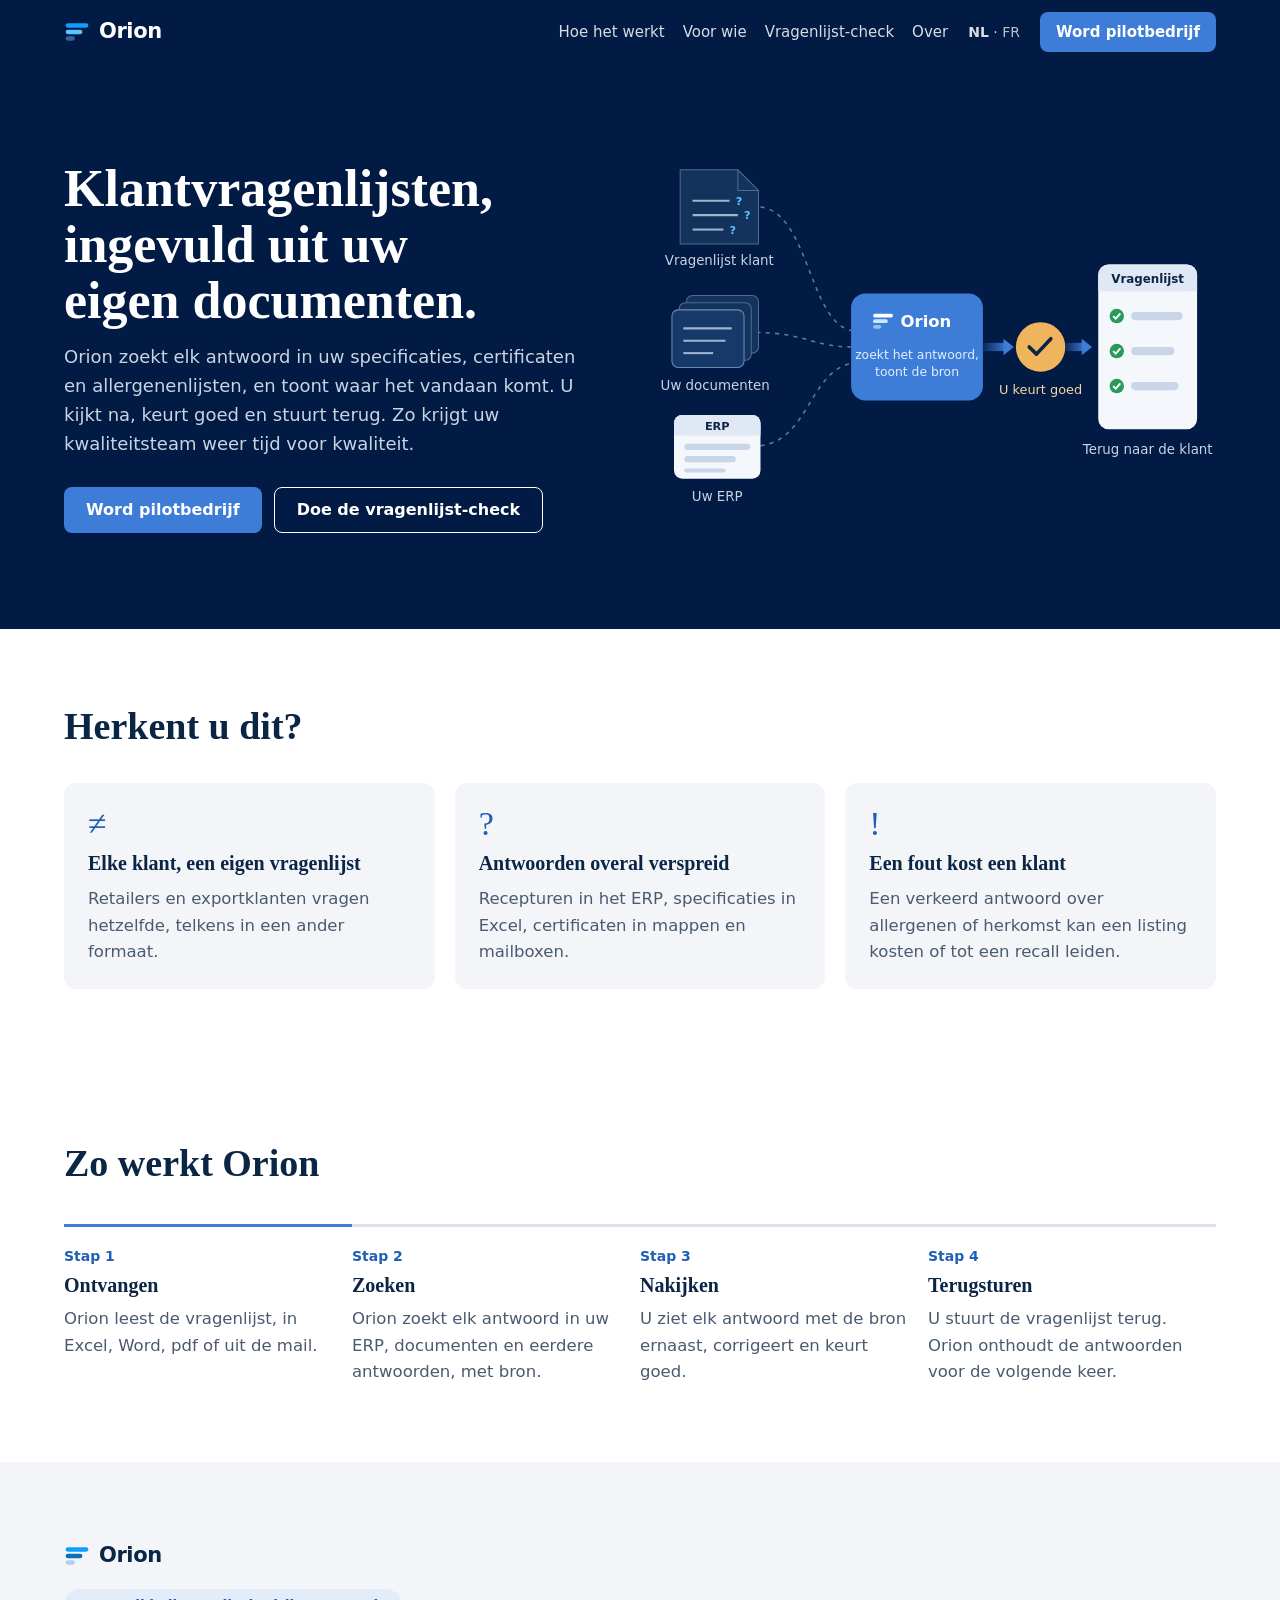
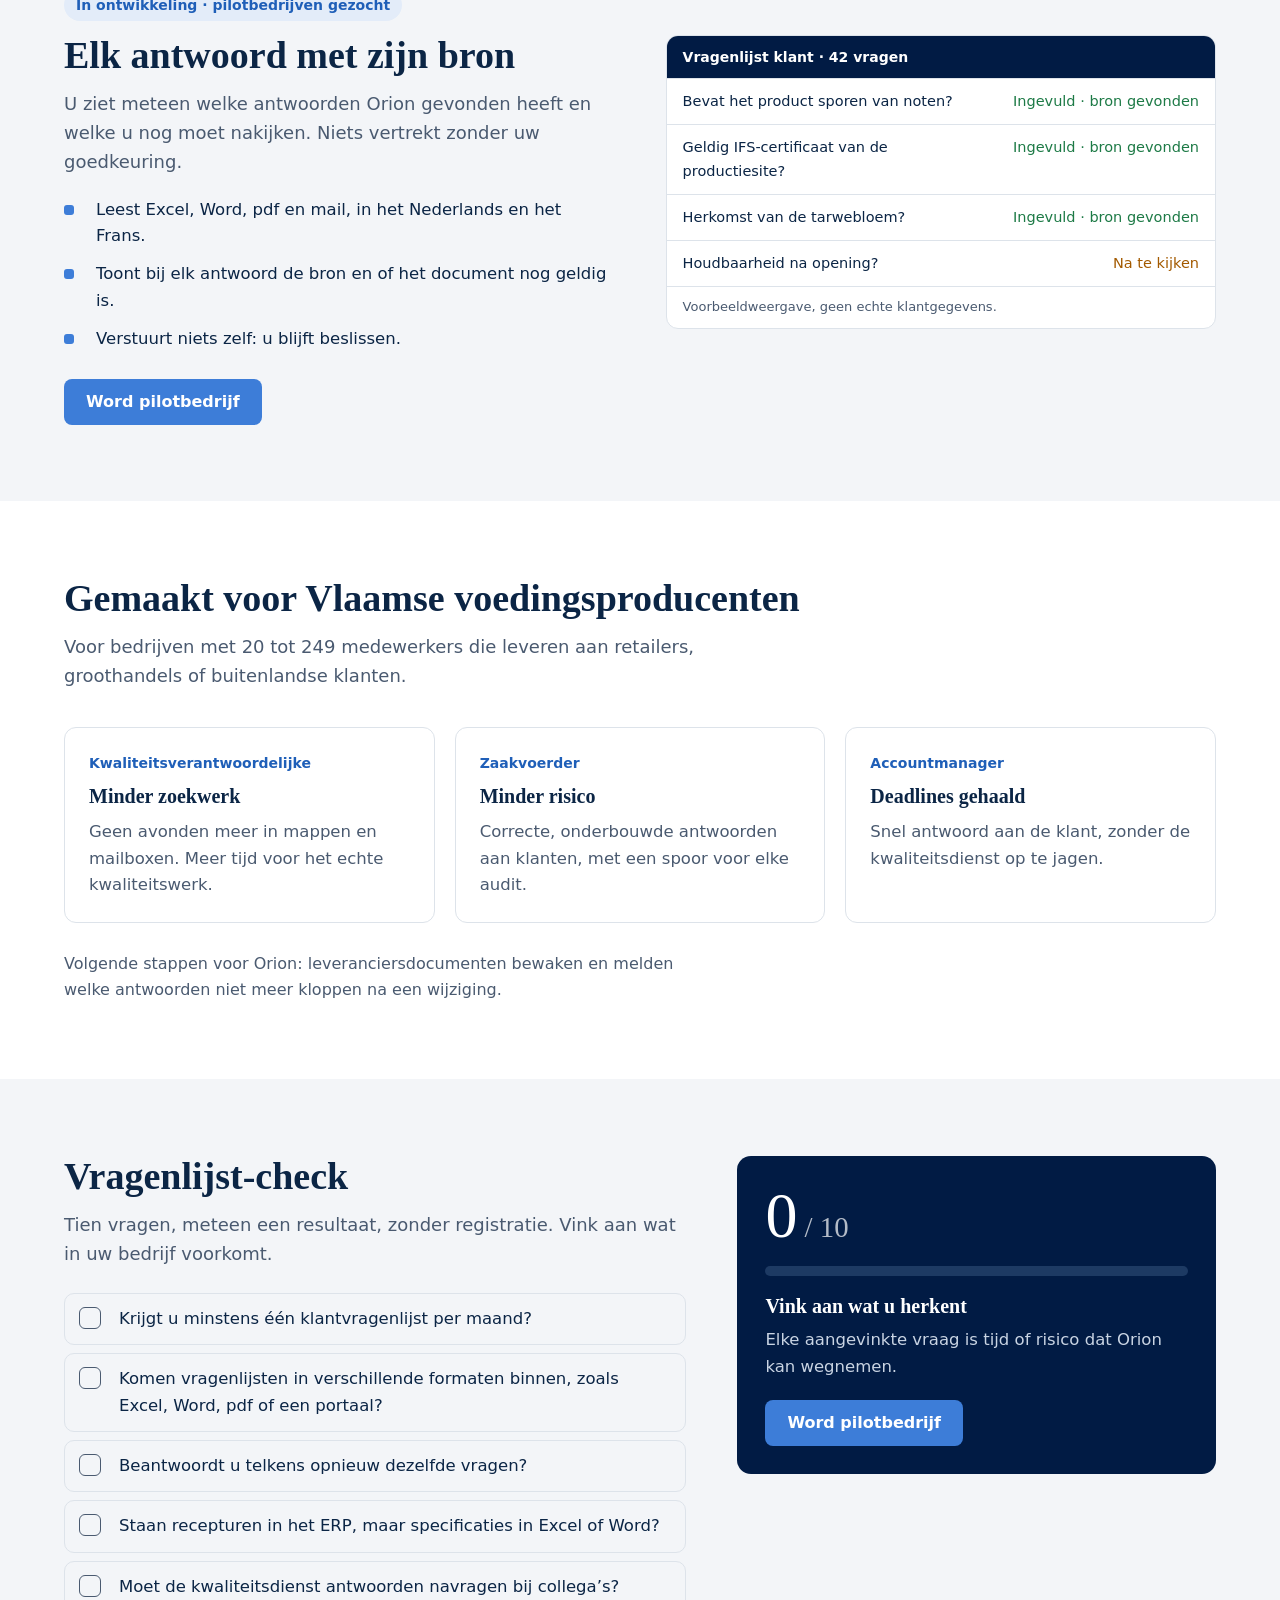
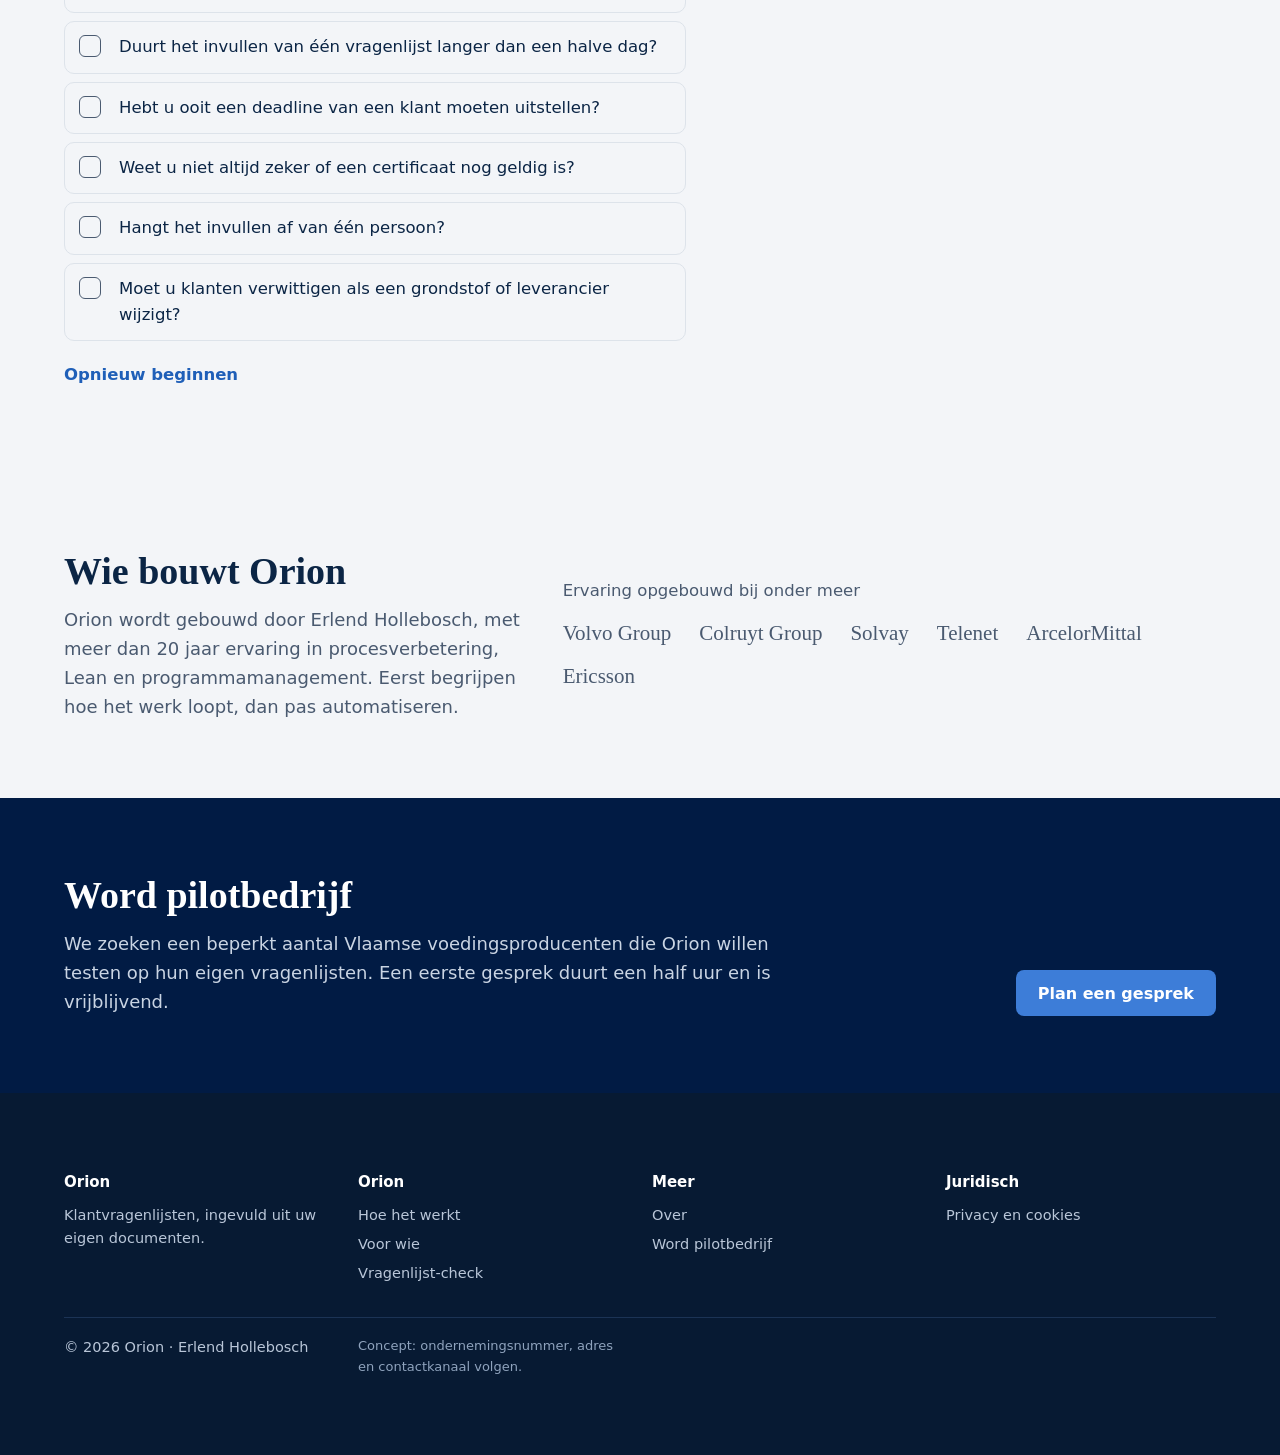
<file: index.html>
<!DOCTYPE html>
<html lang="nl-BE">
<head>
<meta charset="utf-8">
<meta name="viewport" content="width=device-width, initial-scale=1">
<title>Orion | Klantvragenlijsten, ingevuld uit uw eigen documenten</title>
<meta name="description" content="Orion vult klantvragenlijsten in met antwoorden uit uw ERP en documenten, met bron bij elk antwoord. Voor Vlaamse voedingsproducenten.">
<link rel="alternate" hreflang="nl-BE" href="https://automation.grow-faster.be/">
<link rel="alternate" hreflang="fr-BE" href="https://automation.grow-faster.be/fr/">
<link rel="stylesheet" href="assets/site.css">
</head>
<body>

<header>
 <div class="nav">
  <a class="brand" href="#top" aria-label="Orion"><svg width="26" height="26" viewBox="0 0 48 48" aria-hidden="true"><rect x="3" y="8" width="42" height="8" rx="4" fill="#0E9FFC"/><rect x="3" y="20" width="31" height="8" rx="4" fill="#5CC2FF"/><rect x="3" y="32" width="17" height="8" rx="4" fill="#3A6098"/></svg><span>Orion</span></a>
  <nav aria-label="Hoofdmenu">
   <a href="#werking">Hoe het werkt</a><a href="#voorwie">Voor wie</a><a href="#check">Vragenlijst-check</a><a href="#over">Over</a>
  </nav>
  <span class="lang"><b>NL</b> · <a href="fr/" hreflang="fr" lang="fr">FR</a></span>
  <a class="btn pri" href="#pilot">Word pilotbedrijf</a>
 </div>
</header>

<main id="top">

<section class="hero band">
 <div class="wrap">
  <div>
   <h1>Klantvragenlijsten, ingevuld uit uw eigen documenten.</h1>
   <p class="lead">Orion zoekt elk antwoord in uw specificaties, certificaten en allergenenlijsten, en toont waar het vandaan komt. U kijkt na, keurt goed en stuurt terug. Zo krijgt uw kwaliteitsteam weer tijd voor kwaliteit.</p>
   <div class="ctas">
    <a class="btn pri" href="#pilot">Word pilotbedrijf</a>
    <a class="btn sec" href="#check">Doe de vragenlijst-check</a>
   </div>
  </div>
  <svg viewBox="0 0 560 400" role="img" aria-label="Een klantvragenlijst, uw eigen documenten en uw ERP gaan naar Orion, u keurt goed, en de ingevulde vragenlijst gaat terug naar de klant">
   <defs>
    <linearGradient id="g1" x1="0" x2="1"><stop offset="0" stop-color="#3D7DD8" stop-opacity=".15"/><stop offset="1" stop-color="#3D7DD8" stop-opacity=".9"/></linearGradient>
   </defs>
   <g fill="none" stroke="#5d7aa3" stroke-width="1.5" stroke-dasharray="4 5">
    <path d="M118 64 C165 70 165 175 206 184"/><path d="M114 186 C160 186 170 200 206 200"/><path d="M118 296 C165 290 165 225 206 216"/>
   </g>
   <g>
    <path d="M40 28 h56 l20 20 v52 h-76z" fill="#13335c" stroke="#4d6c97"/>
    <path d="M96 28 v20 h20" fill="none" stroke="#4d6c97"/>
    <g stroke="#9fb4d1" stroke-width="2"><line x1="52" y1="58" x2="88" y2="58"/><line x1="52" y1="72" x2="96" y2="72"/><line x1="52" y1="86" x2="82" y2="86"/></g>
    <g fill="#5CC2FF" font-family="system-ui, sans-serif" font-size="11" font-weight="700"><text x="94" y="62">?</text><text x="102" y="76">?</text><text x="88" y="90">?</text></g>
    <text x="78" y="120" fill="#c9d4e3" font-size="13" text-anchor="middle" font-family="system-ui, sans-serif">Vragenlijst klant</text>
   </g>
   <g>
    <rect x="46" y="150" width="70" height="56" rx="6" fill="#13335c" stroke="#4d6c97"/>
    <rect x="39" y="157" width="70" height="56" rx="6" fill="#13335c" stroke="#4d6c97"/>
    <rect x="32" y="164" width="70" height="56" rx="6" fill="#16396a" stroke="#6d8bb5"/>
    <g stroke="#9fb4d1" stroke-width="2"><line x1="43" y1="182" x2="90" y2="182"/><line x1="43" y1="194" x2="84" y2="194"/><line x1="43" y1="206" x2="72" y2="206"/></g>
    <text x="74" y="242" fill="#c9d4e3" font-size="13" text-anchor="middle" font-family="system-ui, sans-serif">Uw documenten</text>
   </g>
   <g>
    <rect x="34" y="266" width="84" height="62" rx="8" fill="#f4f7fb"/>
    <rect x="34" y="266" width="84" height="20" rx="8" fill="#dfe8f4"/>
    <rect x="34" y="278" width="84" height="8" fill="#dfe8f4"/>
    <text x="76" y="281" fill="#0B2545" font-size="11" font-weight="700" text-anchor="middle" font-family="system-ui, sans-serif">ERP</text>
    <g fill="#c9d6e7"><rect x="44" y="294" width="64" height="6" rx="3"/><rect x="44" y="306" width="50" height="6" rx="3"/><rect x="44" y="318" width="40" height="4" rx="2"/></g>
    <text x="76" y="350" fill="#c9d4e3" font-size="13" text-anchor="middle" font-family="system-ui, sans-serif">Uw ERP</text>
   </g>
   <g>
    <rect x="206" y="148" width="128" height="104" rx="14" fill="#3D7DD8"/>
    <svg x="226" y="164" width="22" height="22" viewBox="0 0 48 48"><rect x="3" y="8" width="42" height="8" rx="4" fill="#FFFFFF"/><rect x="3" y="20" width="31" height="8" rx="4" fill="#CFE6FF"/><rect x="3" y="32" width="17" height="8" rx="4" fill="#8FC3F5"/></svg>
    <text x="254" y="181" fill="#fff" font-size="16" font-weight="700" font-family="system-ui, sans-serif">Orion</text>
    <text x="270" y="212" fill="#e3edfb" font-size="12" text-anchor="middle" font-family="system-ui, sans-serif">zoekt het antwoord,</text>
    <text x="270" y="228" fill="#e3edfb" font-size="12" text-anchor="middle" font-family="system-ui, sans-serif">toont de bron</text>
   </g>
   <rect x="334" y="196" width="22" height="8" fill="url(#g1)"/>
   <path d="M354 192 l10 8 l-10 8z" fill="#3D7DD8"/>
   <g>
    <circle cx="390" cy="200" r="24" fill="#F0B45C"/>
    <path d="M379 200 l7 7 l14 -15" stroke="#0B2545" stroke-width="3.5" fill="none" stroke-linecap="round" stroke-linejoin="round"/>
    <text x="390" y="246" fill="#F5D7A1" font-size="12.5" text-anchor="middle" font-family="system-ui, sans-serif">U keurt goed</text>
   </g>
   <rect x="414" y="196" width="18" height="8" fill="url(#g1)"/>
   <path d="M430 192 l10 8 l-10 8z" fill="#3D7DD8"/>
   <g>
    <rect x="446" y="120" width="96" height="160" rx="10" fill="#f4f7fb"/>
    <rect x="446" y="120" width="96" height="26" rx="10" fill="#dfe8f4"/>
    <rect x="446" y="136" width="96" height="10" fill="#dfe8f4"/>
    <text x="494" y="138" fill="#0B2545" font-size="11.5" font-weight="600" text-anchor="middle" font-family="system-ui, sans-serif">Vragenlijst</text>
    <circle cx="464" cy="170" r="7" fill="#2a9a5a"/><path d="M460.5 170 l2.5 2.5 l4.5 -5" stroke="#fff" stroke-width="1.8" fill="none"/>
    <rect x="478" y="166" width="50" height="8" rx="4" fill="#c9d6e7"/>
    <circle cx="464" cy="204" r="7" fill="#2a9a5a"/><path d="M460.5 204 l2.5 2.5 l4.5 -5" stroke="#fff" stroke-width="1.8" fill="none"/>
    <rect x="478" y="200" width="42" height="8" rx="4" fill="#c9d6e7"/>
    <circle cx="464" cy="238" r="7" fill="#2a9a5a"/><path d="M460.5 238 l2.5 2.5 l4.5 -5" stroke="#fff" stroke-width="1.8" fill="none"/>
    <rect x="478" y="234" width="46" height="8" rx="4" fill="#c9d6e7"/>
    <text x="494" y="304" fill="#c9d4e3" font-size="13" text-anchor="middle" font-family="system-ui, sans-serif">Terug naar de klant</text>
   </g>
  </svg>
 </div>
</section>

<section class="band sym">
 <div class="wrap">
  <h2>Herkent u dit?</h2>
  <div class="grid3">
   <div class="card"><span class="num">≠</span><h3>Elke klant, een eigen vragenlijst</h3><p>Retailers en exportklanten vragen hetzelfde, telkens in een ander formaat.</p></div><div class="card"><span class="num">?</span><h3>Antwoorden overal verspreid</h3><p>Recepturen in het ERP, specificaties in Excel, certificaten in mappen en mailboxen.</p></div><div class="card"><span class="num">!</span><h3>Een fout kost een klant</h3><p>Een verkeerd antwoord over allergenen of herkomst kan een listing kosten of tot een recall leiden.</p></div>
  </div>
 </div>
</section>

<section class="band" id="werking">
 <div class="wrap">
  <h2>Zo werkt Orion</h2>
  <div class="steps">
   <div class="step"><div class="k">Stap 1</div><h3>Ontvangen</h3><p>Orion leest de vragenlijst, in Excel, Word, pdf of uit de mail.</p></div><div class="step"><div class="k">Stap 2</div><h3>Zoeken</h3><p>Orion zoekt elk antwoord in uw ERP, documenten en eerdere antwoorden, met bron.</p></div><div class="step"><div class="k">Stap 3</div><h3>Nakijken</h3><p>U ziet elk antwoord met de bron ernaast, corrigeert en keurt goed.</p></div><div class="step"><div class="k">Stap 4</div><h3>Terugsturen</h3><p>U stuurt de vragenlijst terug. Orion onthoudt de antwoorden voor de volgende keer.</p></div>
  </div>
 </div>
</section>

<section class="orion band" id="voorbeeld">
 <div class="wrap">
  <div>
   <div class="orion-mark" aria-label="Orion"><svg width="26" height="26" viewBox="0 0 48 48" aria-hidden="true"><rect x="3" y="8" width="42" height="8" rx="4" fill="#0E9FFC"/><rect x="3" y="20" width="31" height="8" rx="4" fill="#0A6FB8"/><rect x="3" y="32" width="17" height="8" rx="4" fill="#B4CFEC"/></svg><span>Orion</span></div>
   <span class="pill">In ontwikkeling · pilotbedrijven gezocht</span>
   <h2>Elk antwoord met zijn bron</h2>
   <p class="lead">U ziet meteen welke antwoorden Orion gevonden heeft en welke u nog moet nakijken. Niets vertrekt zonder uw goedkeuring.</p>
   <ul class="feat">
    <li><span>Leest Excel, Word, pdf en mail, in het Nederlands en het Frans.</span></li><li><span>Toont bij elk antwoord de bron en of het document nog geldig is.</span></li><li><span>Verstuurt niets zelf: u blijft beslissen.</span></li>
   </ul>
   <div class="ctas" style="margin-top:26px"><a class="btn pri" href="#pilot">Word pilotbedrijf</a></div>
  </div>
  <div class="mock" aria-label="Voorbeeld van een ingevulde vragenlijst in Orion">
   <div class="bar">Vragenlijst klant · 42 vragen</div>
   <table>
    <tr><td>Bevat het product sporen van noten?</td><td class="ok">Ingevuld · bron gevonden</td></tr><tr><td>Geldig IFS-certificaat van de productiesite?</td><td class="ok">Ingevuld · bron gevonden</td></tr><tr><td>Herkomst van de tarwebloem?</td><td class="ok">Ingevuld · bron gevonden</td></tr><tr><td>Houdbaarheid na opening?</td><td class="chk">Na te kijken</td></tr>
   </table>
   <div class="note">Voorbeeldweergave, geen echte klantgegevens.</div>
  </div>
 </div>
</section>

<section class="band" id="voorwie">
 <div class="wrap">
  <h2>Gemaakt voor Vlaamse voedingsproducenten</h2>
  <p class="lead">Voor bedrijven met 20 tot 249 medewerkers die leveren aan retailers, groothandels of buitenlandse klanten.</p>
  <div class="grid3">
   <div class="card"><span class="tag">Kwaliteitsverantwoordelijke</span><h3>Minder zoekwerk</h3><p>Geen avonden meer in mappen en mailboxen. Meer tijd voor het echte kwaliteitswerk.</p></div><div class="card"><span class="tag">Zaakvoerder</span><h3>Minder risico</h3><p>Correcte, onderbouwde antwoorden aan klanten, met een spoor voor elke audit.</p></div><div class="card"><span class="tag">Accountmanager</span><h3>Deadlines gehaald</h3><p>Snel antwoord aan de klant, zonder de kwaliteitsdienst op te jagen.</p></div>
  </div>
  <p class="lead" style="margin-top:28px;font-size:16px">Volgende stappen voor Orion: leveranciersdocumenten bewaken en melden welke antwoorden niet meer kloppen na een wijziging.</p>
 </div>
</section>

<section class="check band" id="check" style="background:var(--soft)">
 <div class="wrap">
  <div>
   <h2>Vragenlijst-check</h2>
   <p class="lead">Tien vragen, meteen een resultaat, zonder registratie. Vink aan wat in uw bedrijf voorkomt.</p>
   <ul class="qs" id="qs"></ul>
   <button class="reset" id="reset" type="button">Opnieuw beginnen</button>
  </div>
  <aside class="res" aria-live="polite" aria-label="Uw resultaat">
   <div class="score"><span id="n">0</span><span style="font-size:.45em;opacity:.7"> / 10</span></div>
   <div class="meter"><i id="bar"></i></div>
   <h3 id="rt">Vink aan wat u herkent</h3>
   <p id="rd">Elke aangevinkte vraag is tijd of risico dat Orion kan wegnemen.</p>
   <a class="btn pri" href="#pilot">Word pilotbedrijf</a>
  </aside>
 </div>
</section>

<section class="exp band" id="over">
 <div class="wrap">
  <div>
   <h2>Wie bouwt Orion</h2>
   <p class="lead">Orion wordt gebouwd door Erlend Hollebosch, met meer dan 20 jaar ervaring in procesverbetering, Lean en programmamanagement. Eerst begrijpen hoe het werk loopt, dan pas automatiseren.</p>
  </div>
  <div>
   <p style="color:var(--muted);margin-bottom:12px">Ervaring opgebouwd bij onder meer</p>
   <div class="names"><span>Volvo Group</span><span>Colruyt Group</span><span>Solvay</span><span>Telenet</span><span>ArcelorMittal</span><span>Ericsson</span></div>
  </div>
 </div>
</section>

<section class="talk band" id="pilot">
 <div class="wrap">
  <div>
   <h2>Word pilotbedrijf</h2>
   <p class="lead">We zoeken een beperkt aantal Vlaamse voedingsproducenten die Orion willen testen op hun eigen vragenlijsten. Een eerste gesprek duurt een half uur en is vrijblijvend.</p>
  </div>
  <a class="btn pri" href="#pilot">Plan een gesprek</a>
 </div>
</section>

</main>

<footer class="band">
 <div class="wrap">
  <div><h4>Orion</h4><p>Klantvragenlijsten, ingevuld uit uw eigen documenten.</p></div>
  <div><h4>Orion</h4><ul><li><a href="#werking">Hoe het werkt</a></li><li><a href="#voorwie">Voor wie</a></li><li><a href="#check">Vragenlijst-check</a></li></ul></div>
  <div><h4>Meer</h4><ul><li><a href="#over">Over</a></li><li><a href="#pilot">Word pilotbedrijf</a></li></ul></div>
  <div><h4>Juridisch</h4><ul><li><a href="privacy.html">Privacy en cookies</a></li></ul></div>
 </div>
 <div class="wrap legal">
  <span>© 2026 Orion · Erlend Hollebosch</span>
  <span class="draft">Concept: ondernemingsnummer, adres en contactkanaal volgen.</span>
 </div>
</footer>

<script>
{
 const qs=[
  "Krijgt u minstens één klantvragenlijst per maand?",
  "Komen vragenlijsten in verschillende formaten binnen, zoals Excel, Word, pdf of een portaal?",
  "Beantwoordt u telkens opnieuw dezelfde vragen?",
  "Staan recepturen in het ERP, maar specificaties in Excel of Word?",
  "Moet de kwaliteitsdienst antwoorden navragen bij collega’s?",
  "Duurt het invullen van één vragenlijst langer dan een halve dag?",
  "Hebt u ooit een deadline van een klant moeten uitstellen?",
  "Weet u niet altijd zeker of een certificaat nog geldig is?",
  "Hangt het invullen af van één persoon?",
  "Moet u klanten verwittigen als een grondstof of leverancier wijzigt?"
 ];
 const R=[["Vink aan wat u herkent","Elke aangevinkte vraag is tijd of risico dat Orion kan wegnemen."],["Beperkte winst","Vragenlijsten zijn vandaag beheersbaar. Orion helpt vooral wanneer u groeit."],["Duidelijke winst","Orion kan veel zoekwerk overnemen. Een pilot toont hoeveel."],["Grote winst","Vragenlijsten kosten u veel tijd en risico. U bent een ideaal pilotbedrijf."]];
 const ul=document.getElementById('qs');
 ul.innerHTML=qs.map((q,i)=>'<li><label for="q'+i+'"><input type="checkbox" id="q'+i+'"><span class="box" aria-hidden="true"></span><span>'+q+'</span></label></li>').join('');
 const n=document.getElementById('n'),bar=document.getElementById('bar'),rt=document.getElementById('rt'),rd=document.getElementById('rd');
 const upd=()=>{
  const c=ul.querySelectorAll('input:checked').length;
  n.textContent=c;bar.style.width=(c*10)+'%';
  const r=R[c===0?0:c<=2?1:c<=5?2:3];rt.textContent=r[0];rd.textContent=r[1];
 };
 ul.addEventListener('change',upd);
 document.getElementById('reset').addEventListener('click',()=>{ul.querySelectorAll('input').forEach(x=>x.checked=false);upd()});
}
</script>
</body>
</html>
</file>
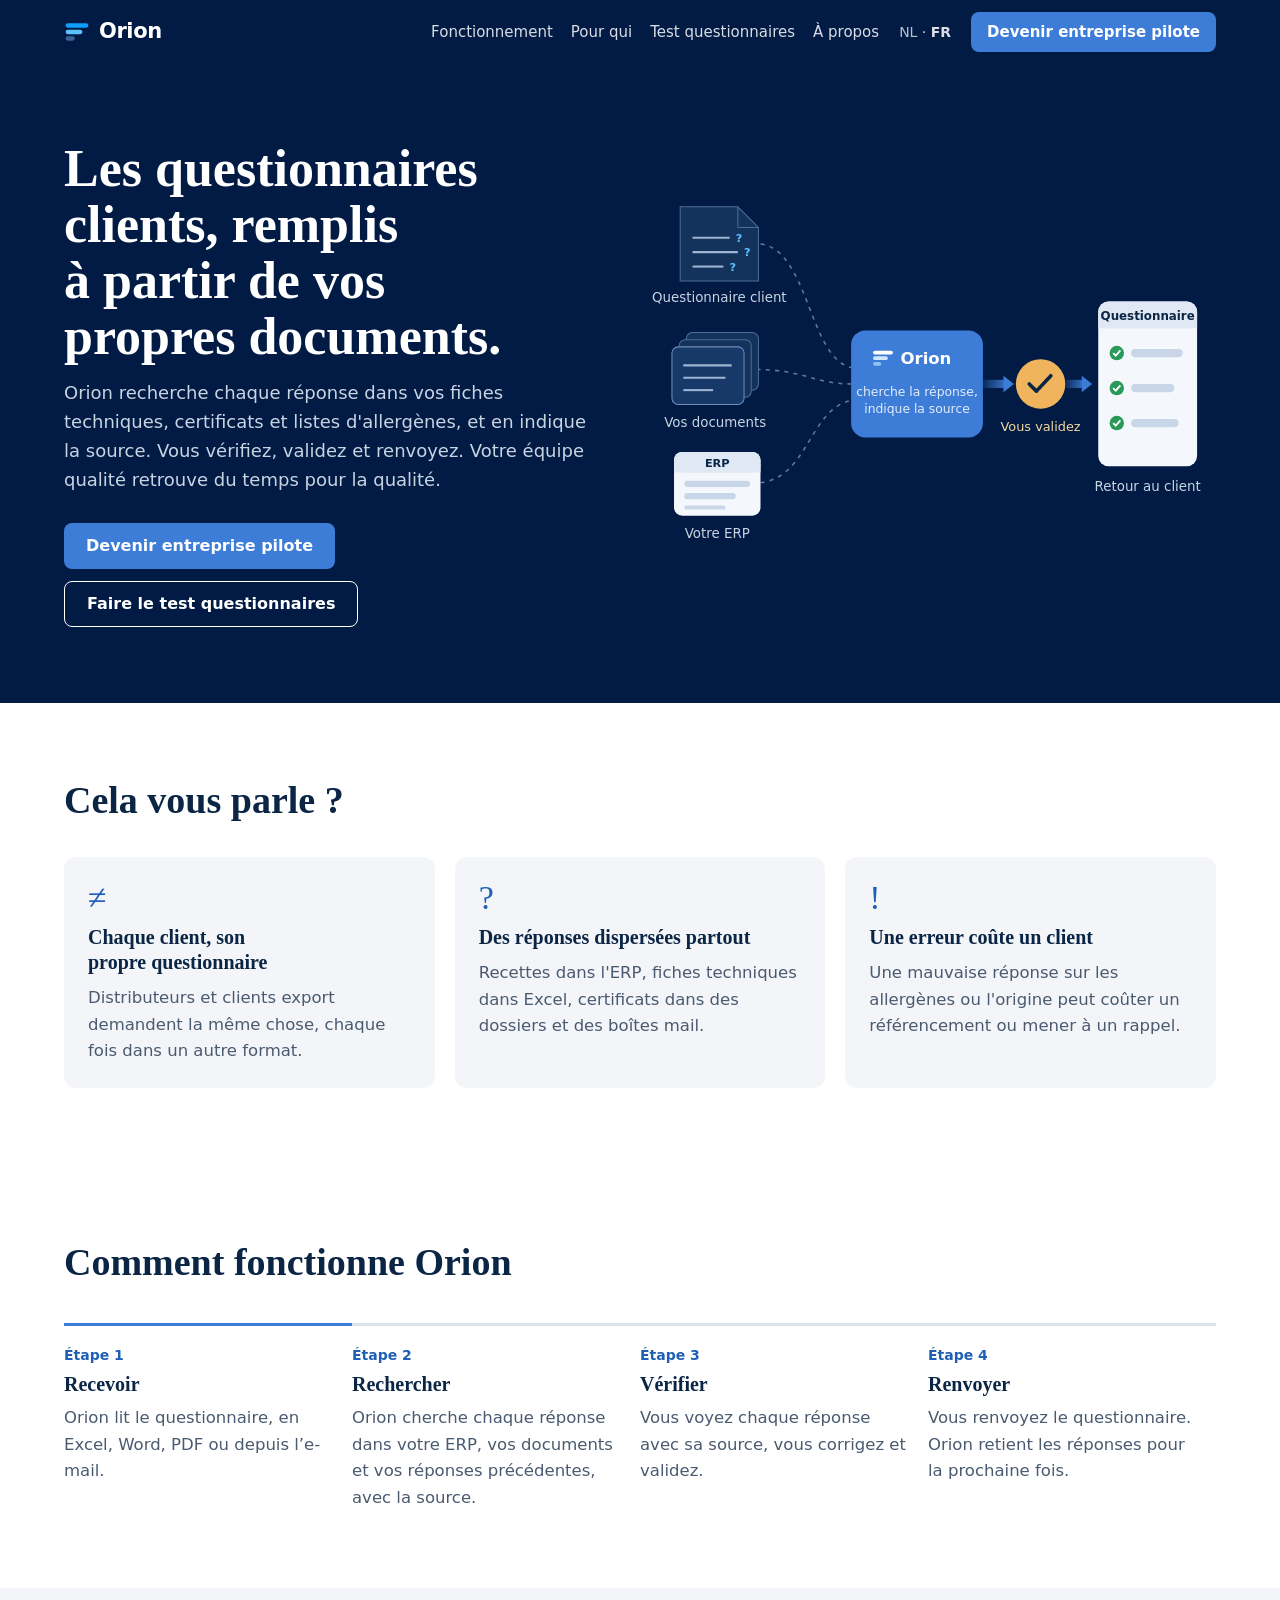
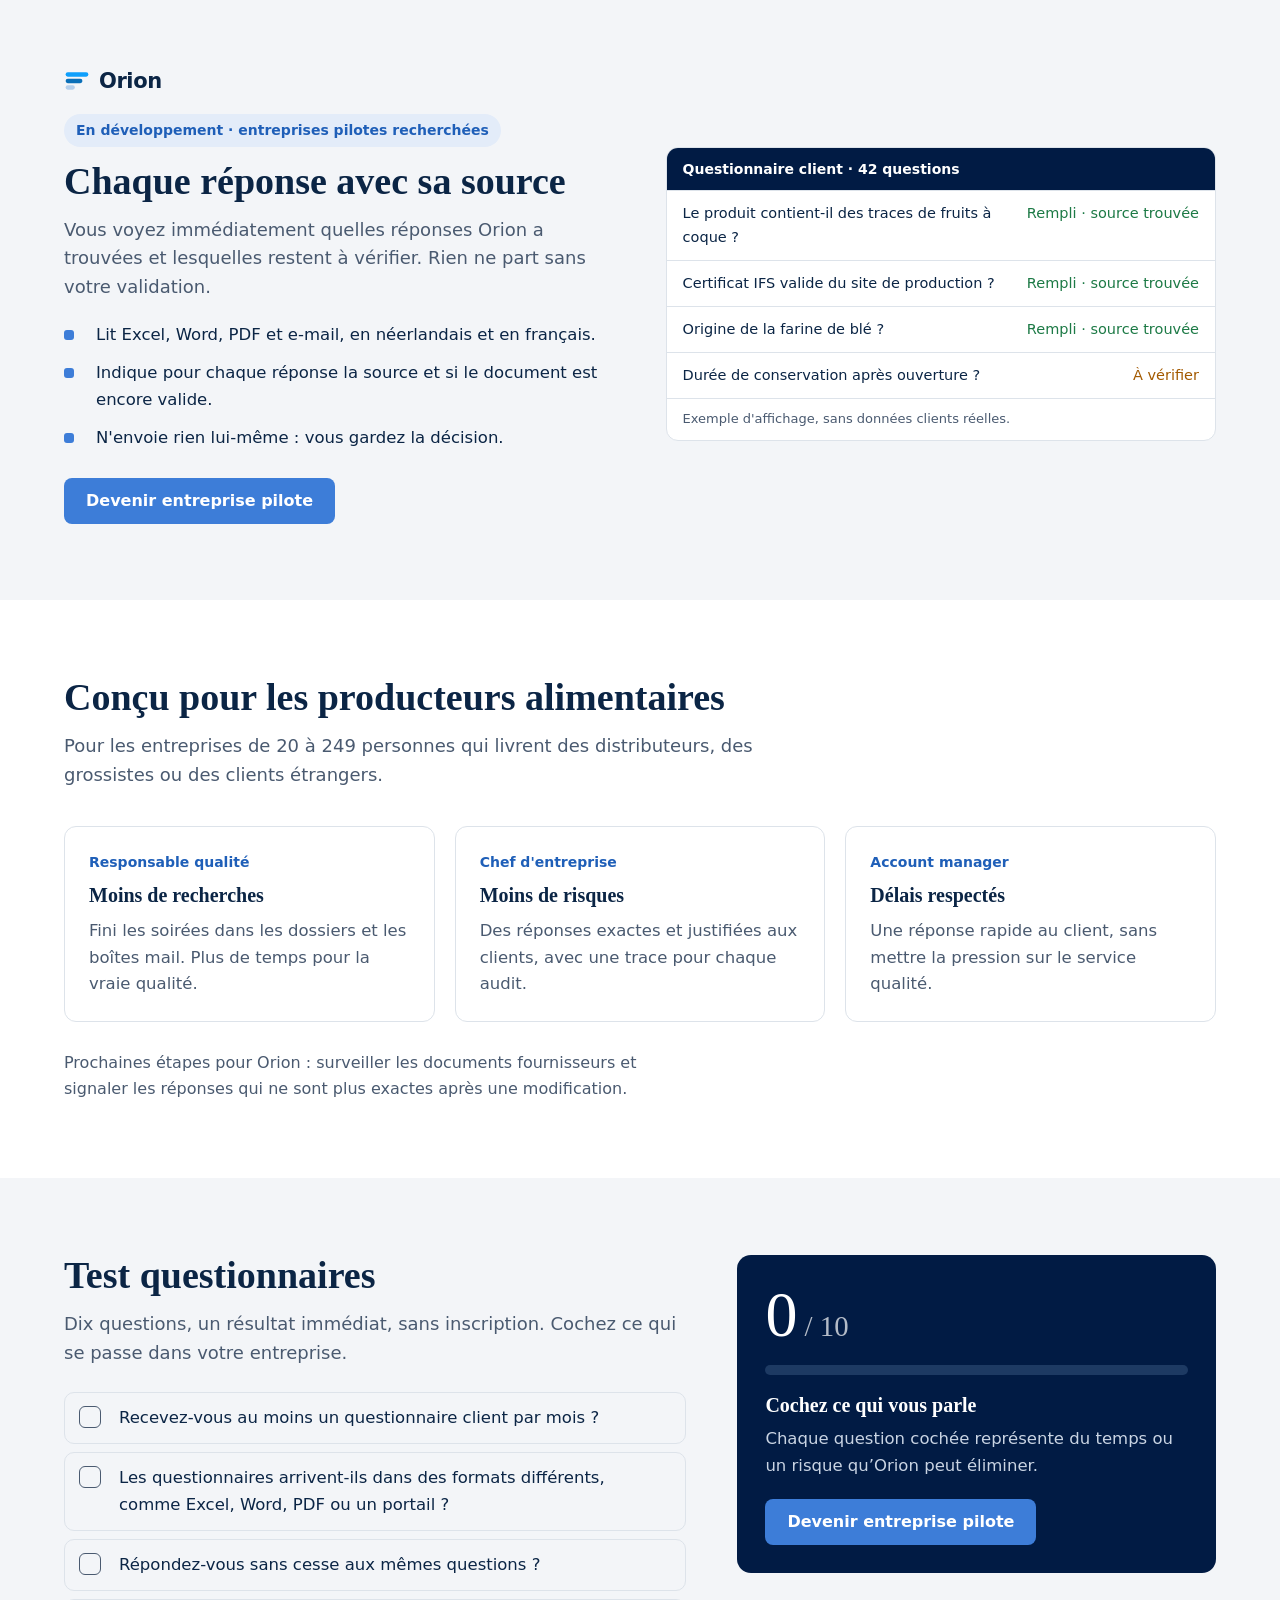
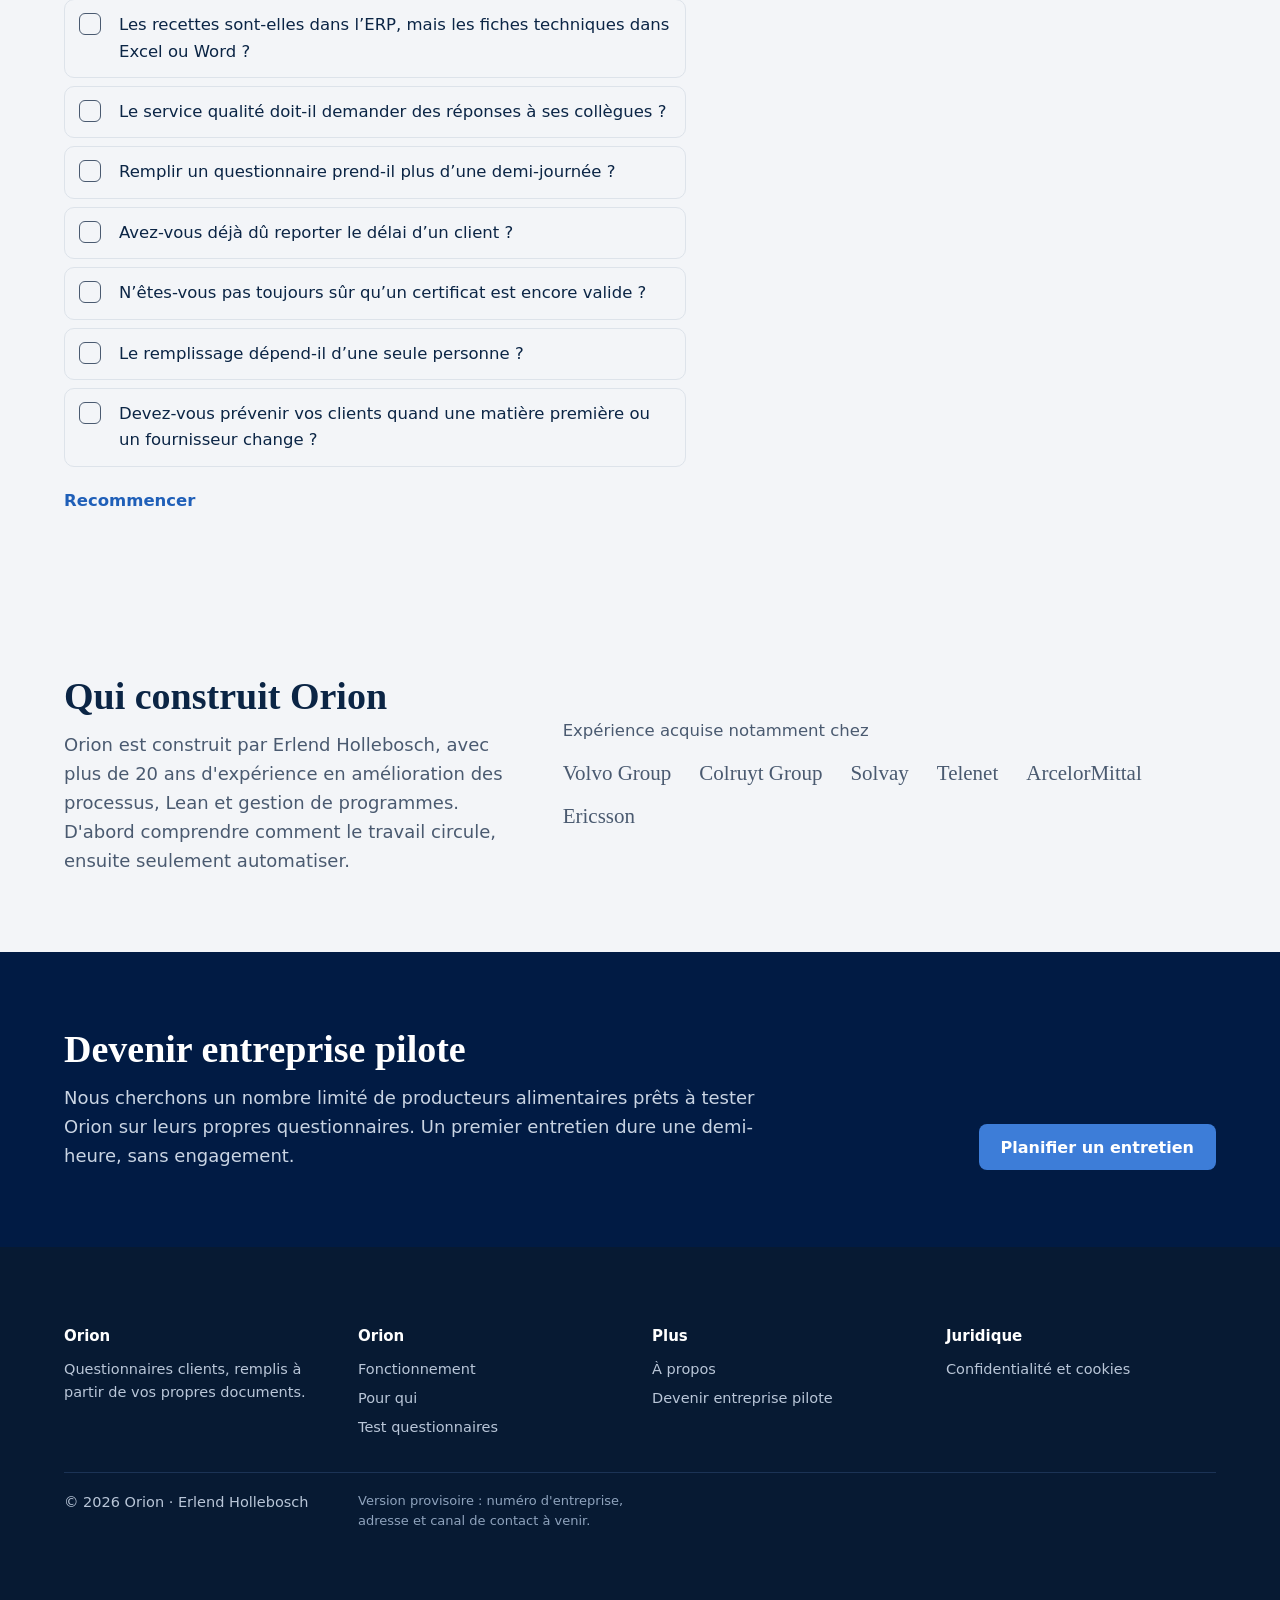
<file: fr/index.html>
<!DOCTYPE html>
<html lang="fr-BE">
<head>
<meta charset="utf-8">
<meta name="viewport" content="width=device-width, initial-scale=1">
<title>Orion | Questionnaires clients remplis à partir de vos propres documents</title>
<meta name="description" content="Orion remplit les questionnaires clients avec des réponses issues de votre ERP et de vos documents, avec la source de chaque réponse. Pour les producteurs alimentaires.">
<link rel="alternate" hreflang="nl-BE" href="https://automation.grow-faster.be/">
<link rel="alternate" hreflang="fr-BE" href="https://automation.grow-faster.be/fr/">
<link rel="stylesheet" href="../assets/site.css">
</head>
<body>

<header>
 <div class="nav">
  <a class="brand" href="#top" aria-label="Orion"><svg width="26" height="26" viewBox="0 0 48 48" aria-hidden="true"><rect x="3" y="8" width="42" height="8" rx="4" fill="#0E9FFC"/><rect x="3" y="20" width="31" height="8" rx="4" fill="#5CC2FF"/><rect x="3" y="32" width="17" height="8" rx="4" fill="#3A6098"/></svg><span>Orion</span></a>
  <nav aria-label="Menu principal">
   <a href="#werking">Fonctionnement</a><a href="#voorwie">Pour qui</a><a href="#check">Test questionnaires</a><a href="#over">À propos</a>
  </nav>
  <span class="lang"><a href="../" hreflang="nl" lang="nl">NL</a> · <b>FR</b></span>
  <a class="btn pri" href="#pilot">Devenir entreprise pilote</a>
 </div>
</header>

<main id="top">

<section class="hero band">
 <div class="wrap">
  <div>
   <h1>Les questionnaires clients, remplis à partir de vos propres documents.</h1>
   <p class="lead">Orion recherche chaque réponse dans vos fiches techniques, certificats et listes d'allergènes, et en indique la source. Vous vérifiez, validez et renvoyez. Votre équipe qualité retrouve du temps pour la qualité.</p>
   <div class="ctas">
    <a class="btn pri" href="#pilot">Devenir entreprise pilote</a>
    <a class="btn sec" href="#check">Faire le test questionnaires</a>
   </div>
  </div>
  <svg viewBox="0 0 560 400" role="img" aria-label="Un questionnaire client, vos propres documents et votre ERP passent par Orion, vous validez, et le questionnaire rempli retourne au client">
   <defs>
    <linearGradient id="g1" x1="0" x2="1"><stop offset="0" stop-color="#3D7DD8" stop-opacity=".15"/><stop offset="1" stop-color="#3D7DD8" stop-opacity=".9"/></linearGradient>
   </defs>
   <g fill="none" stroke="#5d7aa3" stroke-width="1.5" stroke-dasharray="4 5">
    <path d="M118 64 C165 70 165 175 206 184"/><path d="M114 186 C160 186 170 200 206 200"/><path d="M118 296 C165 290 165 225 206 216"/>
   </g>
   <g>
    <path d="M40 28 h56 l20 20 v52 h-76z" fill="#13335c" stroke="#4d6c97"/>
    <path d="M96 28 v20 h20" fill="none" stroke="#4d6c97"/>
    <g stroke="#9fb4d1" stroke-width="2"><line x1="52" y1="58" x2="88" y2="58"/><line x1="52" y1="72" x2="96" y2="72"/><line x1="52" y1="86" x2="82" y2="86"/></g>
    <g fill="#5CC2FF" font-family="system-ui, sans-serif" font-size="11" font-weight="700"><text x="94" y="62">?</text><text x="102" y="76">?</text><text x="88" y="90">?</text></g>
    <text x="78" y="120" fill="#c9d4e3" font-size="13" text-anchor="middle" font-family="system-ui, sans-serif">Questionnaire client</text>
   </g>
   <g>
    <rect x="46" y="150" width="70" height="56" rx="6" fill="#13335c" stroke="#4d6c97"/>
    <rect x="39" y="157" width="70" height="56" rx="6" fill="#13335c" stroke="#4d6c97"/>
    <rect x="32" y="164" width="70" height="56" rx="6" fill="#16396a" stroke="#6d8bb5"/>
    <g stroke="#9fb4d1" stroke-width="2"><line x1="43" y1="182" x2="90" y2="182"/><line x1="43" y1="194" x2="84" y2="194"/><line x1="43" y1="206" x2="72" y2="206"/></g>
    <text x="74" y="242" fill="#c9d4e3" font-size="13" text-anchor="middle" font-family="system-ui, sans-serif">Vos documents</text>
   </g>
   <g>
    <rect x="34" y="266" width="84" height="62" rx="8" fill="#f4f7fb"/>
    <rect x="34" y="266" width="84" height="20" rx="8" fill="#dfe8f4"/>
    <rect x="34" y="278" width="84" height="8" fill="#dfe8f4"/>
    <text x="76" y="281" fill="#0B2545" font-size="11" font-weight="700" text-anchor="middle" font-family="system-ui, sans-serif">ERP</text>
    <g fill="#c9d6e7"><rect x="44" y="294" width="64" height="6" rx="3"/><rect x="44" y="306" width="50" height="6" rx="3"/><rect x="44" y="318" width="40" height="4" rx="2"/></g>
    <text x="76" y="350" fill="#c9d4e3" font-size="13" text-anchor="middle" font-family="system-ui, sans-serif">Votre ERP</text>
   </g>
   <g>
    <rect x="206" y="148" width="128" height="104" rx="14" fill="#3D7DD8"/>
    <svg x="226" y="164" width="22" height="22" viewBox="0 0 48 48"><rect x="3" y="8" width="42" height="8" rx="4" fill="#FFFFFF"/><rect x="3" y="20" width="31" height="8" rx="4" fill="#CFE6FF"/><rect x="3" y="32" width="17" height="8" rx="4" fill="#8FC3F5"/></svg>
    <text x="254" y="181" fill="#fff" font-size="16" font-weight="700" font-family="system-ui, sans-serif">Orion</text>
    <text x="270" y="212" fill="#e3edfb" font-size="12" text-anchor="middle" font-family="system-ui, sans-serif">cherche la réponse,</text>
    <text x="270" y="228" fill="#e3edfb" font-size="12" text-anchor="middle" font-family="system-ui, sans-serif">indique la source</text>
   </g>
   <rect x="334" y="196" width="22" height="8" fill="url(#g1)"/>
   <path d="M354 192 l10 8 l-10 8z" fill="#3D7DD8"/>
   <g>
    <circle cx="390" cy="200" r="24" fill="#F0B45C"/>
    <path d="M379 200 l7 7 l14 -15" stroke="#0B2545" stroke-width="3.5" fill="none" stroke-linecap="round" stroke-linejoin="round"/>
    <text x="390" y="246" fill="#F5D7A1" font-size="12.5" text-anchor="middle" font-family="system-ui, sans-serif">Vous validez</text>
   </g>
   <rect x="414" y="196" width="18" height="8" fill="url(#g1)"/>
   <path d="M430 192 l10 8 l-10 8z" fill="#3D7DD8"/>
   <g>
    <rect x="446" y="120" width="96" height="160" rx="10" fill="#f4f7fb"/>
    <rect x="446" y="120" width="96" height="26" rx="10" fill="#dfe8f4"/>
    <rect x="446" y="136" width="96" height="10" fill="#dfe8f4"/>
    <text x="494" y="138" fill="#0B2545" font-size="11.5" font-weight="600" text-anchor="middle" font-family="system-ui, sans-serif">Questionnaire</text>
    <circle cx="464" cy="170" r="7" fill="#2a9a5a"/><path d="M460.5 170 l2.5 2.5 l4.5 -5" stroke="#fff" stroke-width="1.8" fill="none"/>
    <rect x="478" y="166" width="50" height="8" rx="4" fill="#c9d6e7"/>
    <circle cx="464" cy="204" r="7" fill="#2a9a5a"/><path d="M460.5 204 l2.5 2.5 l4.5 -5" stroke="#fff" stroke-width="1.8" fill="none"/>
    <rect x="478" y="200" width="42" height="8" rx="4" fill="#c9d6e7"/>
    <circle cx="464" cy="238" r="7" fill="#2a9a5a"/><path d="M460.5 238 l2.5 2.5 l4.5 -5" stroke="#fff" stroke-width="1.8" fill="none"/>
    <rect x="478" y="234" width="46" height="8" rx="4" fill="#c9d6e7"/>
    <text x="494" y="304" fill="#c9d4e3" font-size="13" text-anchor="middle" font-family="system-ui, sans-serif">Retour au client</text>
   </g>
  </svg>
 </div>
</section>

<section class="band sym">
 <div class="wrap">
  <h2>Cela vous parle ?</h2>
  <div class="grid3">
   <div class="card"><span class="num">≠</span><h3>Chaque client, son propre questionnaire</h3><p>Distributeurs et clients export demandent la même chose, chaque fois dans un autre format.</p></div><div class="card"><span class="num">?</span><h3>Des réponses dispersées partout</h3><p>Recettes dans l'ERP, fiches techniques dans Excel, certificats dans des dossiers et des boîtes mail.</p></div><div class="card"><span class="num">!</span><h3>Une erreur coûte un client</h3><p>Une mauvaise réponse sur les allergènes ou l'origine peut coûter un référencement ou mener à un rappel.</p></div>
  </div>
 </div>
</section>

<section class="band" id="werking">
 <div class="wrap">
  <h2>Comment fonctionne Orion</h2>
  <div class="steps">
   <div class="step"><div class="k">Étape 1</div><h3>Recevoir</h3><p>Orion lit le questionnaire, en Excel, Word, PDF ou depuis l’e-mail.</p></div><div class="step"><div class="k">Étape 2</div><h3>Rechercher</h3><p>Orion cherche chaque réponse dans votre ERP, vos documents et vos réponses précédentes, avec la source.</p></div><div class="step"><div class="k">Étape 3</div><h3>Vérifier</h3><p>Vous voyez chaque réponse avec sa source, vous corrigez et validez.</p></div><div class="step"><div class="k">Étape 4</div><h3>Renvoyer</h3><p>Vous renvoyez le questionnaire. Orion retient les réponses pour la prochaine fois.</p></div>
  </div>
 </div>
</section>

<section class="orion band" id="voorbeeld">
 <div class="wrap">
  <div>
   <div class="orion-mark" aria-label="Orion"><svg width="26" height="26" viewBox="0 0 48 48" aria-hidden="true"><rect x="3" y="8" width="42" height="8" rx="4" fill="#0E9FFC"/><rect x="3" y="20" width="31" height="8" rx="4" fill="#0A6FB8"/><rect x="3" y="32" width="17" height="8" rx="4" fill="#B4CFEC"/></svg><span>Orion</span></div>
   <span class="pill">En développement · entreprises pilotes recherchées</span>
   <h2>Chaque réponse avec sa source</h2>
   <p class="lead">Vous voyez immédiatement quelles réponses Orion a trouvées et lesquelles restent à vérifier. Rien ne part sans votre validation.</p>
   <ul class="feat">
    <li><span>Lit Excel, Word, PDF et e-mail, en néerlandais et en français.</span></li><li><span>Indique pour chaque réponse la source et si le document est encore valide.</span></li><li><span>N'envoie rien lui-même : vous gardez la décision.</span></li>
   </ul>
   <div class="ctas" style="margin-top:26px"><a class="btn pri" href="#pilot">Devenir entreprise pilote</a></div>
  </div>
  <div class="mock" aria-label="Exemple de questionnaire rempli dans Orion">
   <div class="bar">Questionnaire client · 42 questions</div>
   <table>
    <tr><td>Le produit contient-il des traces de fruits à coque ?</td><td class="ok">Rempli · source trouvée</td></tr><tr><td>Certificat IFS valide du site de production ?</td><td class="ok">Rempli · source trouvée</td></tr><tr><td>Origine de la farine de blé ?</td><td class="ok">Rempli · source trouvée</td></tr><tr><td>Durée de conservation après ouverture ?</td><td class="chk">À vérifier</td></tr>
   </table>
   <div class="note">Exemple d'affichage, sans données clients réelles.</div>
  </div>
 </div>
</section>

<section class="band" id="voorwie">
 <div class="wrap">
  <h2>Conçu pour les producteurs alimentaires</h2>
  <p class="lead">Pour les entreprises de 20 à 249 personnes qui livrent des distributeurs, des grossistes ou des clients étrangers.</p>
  <div class="grid3">
   <div class="card"><span class="tag">Responsable qualité</span><h3>Moins de recherches</h3><p>Fini les soirées dans les dossiers et les boîtes mail. Plus de temps pour la vraie qualité.</p></div><div class="card"><span class="tag">Chef d'entreprise</span><h3>Moins de risques</h3><p>Des réponses exactes et justifiées aux clients, avec une trace pour chaque audit.</p></div><div class="card"><span class="tag">Account manager</span><h3>Délais respectés</h3><p>Une réponse rapide au client, sans mettre la pression sur le service qualité.</p></div>
  </div>
  <p class="lead" style="margin-top:28px;font-size:16px">Prochaines étapes pour Orion : surveiller les documents fournisseurs et signaler les réponses qui ne sont plus exactes après une modification.</p>
 </div>
</section>

<section class="check band" id="check" style="background:var(--soft)">
 <div class="wrap">
  <div>
   <h2>Test questionnaires</h2>
   <p class="lead">Dix questions, un résultat immédiat, sans inscription. Cochez ce qui se passe dans votre entreprise.</p>
   <ul class="qs" id="qs"></ul>
   <button class="reset" id="reset" type="button">Recommencer</button>
  </div>
  <aside class="res" aria-live="polite" aria-label="Votre résultat">
   <div class="score"><span id="n">0</span><span style="font-size:.45em;opacity:.7"> / 10</span></div>
   <div class="meter"><i id="bar"></i></div>
   <h3 id="rt">Cochez ce qui vous parle</h3>
   <p id="rd">Chaque question cochée représente du temps ou un risque qu’Orion peut éliminer.</p>
   <a class="btn pri" href="#pilot">Devenir entreprise pilote</a>
  </aside>
 </div>
</section>

<section class="exp band" id="over">
 <div class="wrap">
  <div>
   <h2>Qui construit Orion</h2>
   <p class="lead">Orion est construit par Erlend Hollebosch, avec plus de 20 ans d'expérience en amélioration des processus, Lean et gestion de programmes. D'abord comprendre comment le travail circule, ensuite seulement automatiser.</p>
  </div>
  <div>
   <p style="color:var(--muted);margin-bottom:12px">Expérience acquise notamment chez</p>
   <div class="names"><span>Volvo Group</span><span>Colruyt Group</span><span>Solvay</span><span>Telenet</span><span>ArcelorMittal</span><span>Ericsson</span></div>
  </div>
 </div>
</section>

<section class="talk band" id="pilot">
 <div class="wrap">
  <div>
   <h2>Devenir entreprise pilote</h2>
   <p class="lead">Nous cherchons un nombre limité de producteurs alimentaires prêts à tester Orion sur leurs propres questionnaires. Un premier entretien dure une demi-heure, sans engagement.</p>
  </div>
  <a class="btn pri" href="#pilot">Planifier un entretien</a>
 </div>
</section>

</main>

<footer class="band">
 <div class="wrap">
  <div><h4>Orion</h4><p>Questionnaires clients, remplis à partir de vos propres documents.</p></div>
  <div><h4>Orion</h4><ul><li><a href="#werking">Fonctionnement</a></li><li><a href="#voorwie">Pour qui</a></li><li><a href="#check">Test questionnaires</a></li></ul></div>
  <div><h4>Plus</h4><ul><li><a href="#over">À propos</a></li><li><a href="#pilot">Devenir entreprise pilote</a></li></ul></div>
  <div><h4>Juridique</h4><ul><li><a href="confidentialite.html">Confidentialité et cookies</a></li></ul></div>
 </div>
 <div class="wrap legal">
  <span>© 2026 Orion · Erlend Hollebosch</span>
  <span class="draft">Version provisoire : numéro d'entreprise, adresse et canal de contact à venir.</span>
 </div>
</footer>

<script>
{
 const qs=[
  "Recevez-vous au moins un questionnaire client par mois ?",
  "Les questionnaires arrivent-ils dans des formats différents, comme Excel, Word, PDF ou un portail ?",
  "Répondez-vous sans cesse aux mêmes questions ?",
  "Les recettes sont-elles dans l’ERP, mais les fiches techniques dans Excel ou Word ?",
  "Le service qualité doit-il demander des réponses à ses collègues ?",
  "Remplir un questionnaire prend-il plus d’une demi-journée ?",
  "Avez-vous déjà dû reporter le délai d’un client ?",
  "N’êtes-vous pas toujours sûr qu’un certificat est encore valide ?",
  "Le remplissage dépend-il d’une seule personne ?",
  "Devez-vous prévenir vos clients quand une matière première ou un fournisseur change ?"
 ];
 const R=[["Cochez ce qui vous parle","Chaque question cochée représente du temps ou un risque qu’Orion peut éliminer."],["Gain limité","Vos questionnaires restent gérables. Orion vous aidera surtout en cas de croissance."],["Gain clair","Orion peut reprendre une grande partie des recherches. Un pilote montre combien."],["Gain important","Les questionnaires vous coûtent beaucoup de temps et de risques. Vous êtes une entreprise pilote idéale."]];
 const ul=document.getElementById('qs');
 ul.innerHTML=qs.map((q,i)=>'<li><label for="q'+i+'"><input type="checkbox" id="q'+i+'"><span class="box" aria-hidden="true"></span><span>'+q+'</span></label></li>').join('');
 const n=document.getElementById('n'),bar=document.getElementById('bar'),rt=document.getElementById('rt'),rd=document.getElementById('rd');
 const upd=()=>{
  const c=ul.querySelectorAll('input:checked').length;
  n.textContent=c;bar.style.width=(c*10)+'%';
  const r=R[c===0?0:c<=2?1:c<=5?2:3];rt.textContent=r[0];rd.textContent=r[1];
 };
 ul.addEventListener('change',upd);
 document.getElementById('reset').addEventListener('click',()=>{ul.querySelectorAll('input').forEach(x=>x.checked=false);upd()});
}
</script>
</body>
</html>
</file>
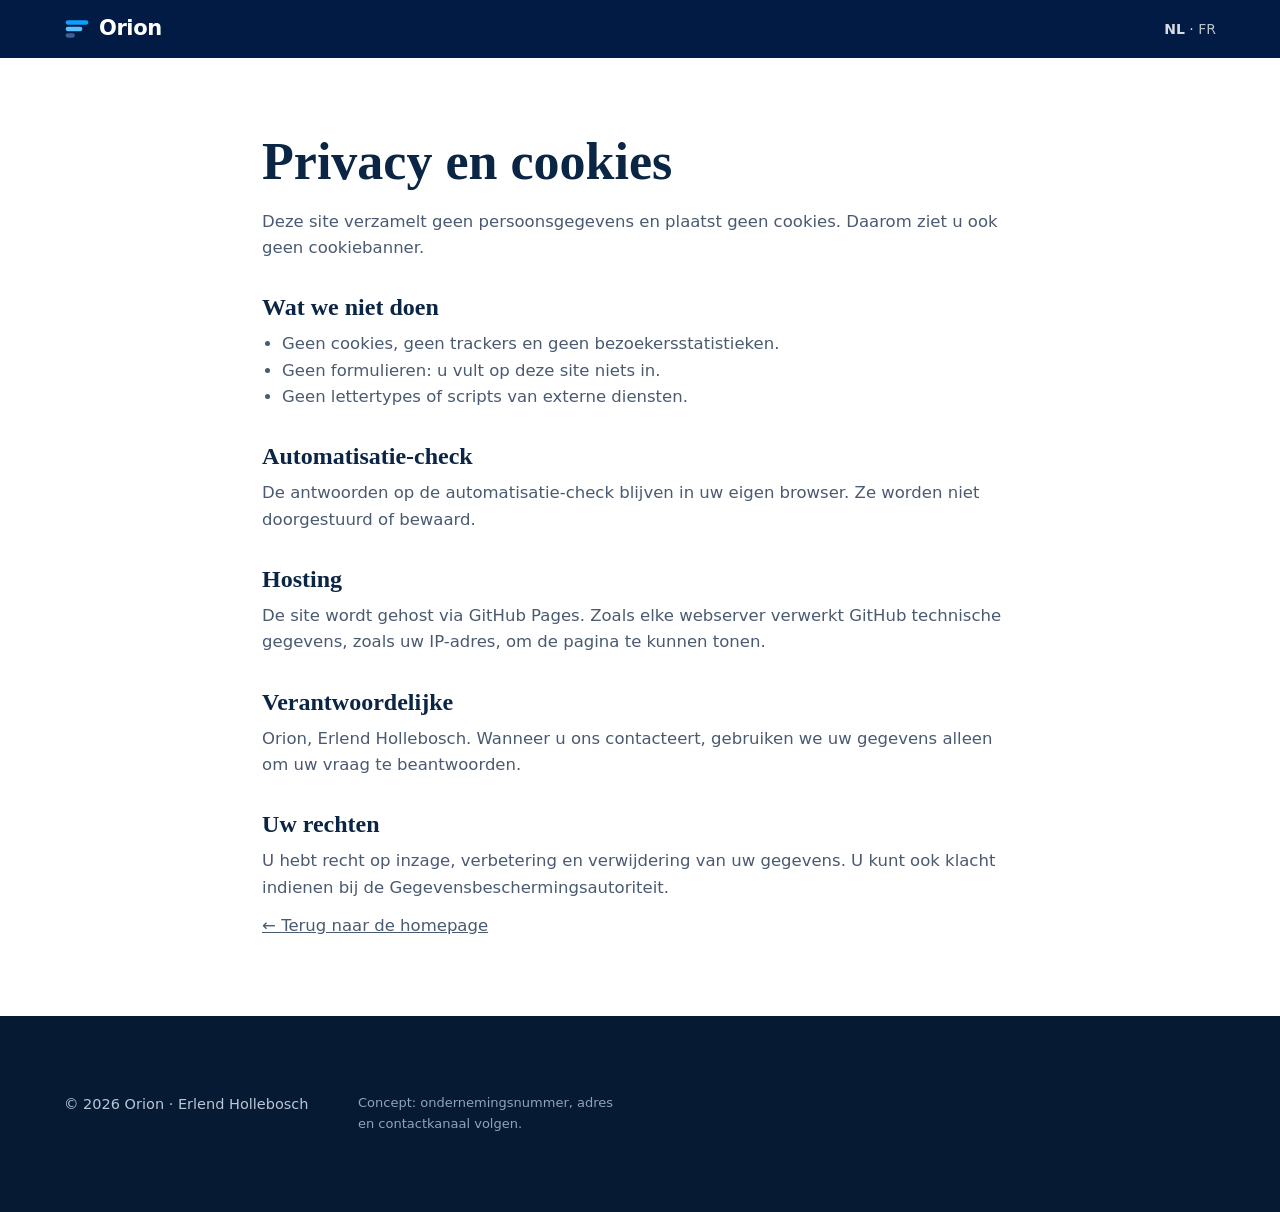
<file: privacy.html>
<!DOCTYPE html>
<html lang="nl-BE">
<head>
<meta charset="utf-8">
<meta name="viewport" content="width=device-width, initial-scale=1">
<title>Privacy en cookies | Orion</title>
<link rel="stylesheet" href="assets/site.css">
</head>
<body>
<header>
 <div class="nav">
  <a class="brand" href="./" aria-label="Orion"><svg width="26" height="26" viewBox="0 0 48 48" aria-hidden="true"><rect x="3" y="8" width="42" height="8" rx="4" fill="#0E9FFC"/><rect x="3" y="20" width="31" height="8" rx="4" fill="#5CC2FF"/><rect x="3" y="32" width="17" height="8" rx="4" fill="#3A6098"/></svg><span>Orion</span></a>
  <span class="lang"><b>NL</b> · <a href="fr/confidentialite.html" lang="fr">FR</a></span>
 </div>
</header>
<main class="band"><div class="wrap prose">
<h1>Privacy en cookies</h1>
<p>Deze site verzamelt geen persoonsgegevens en plaatst geen cookies. Daarom ziet u ook geen cookiebanner.</p>
<h2>Wat we niet doen</h2>
<ul>
<li>Geen cookies, geen trackers en geen bezoekersstatistieken.</li>
<li>Geen formulieren: u vult op deze site niets in.</li>
<li>Geen lettertypes of scripts van externe diensten.</li>
</ul>
<h2>Automatisatie-check</h2>
<p>De antwoorden op de automatisatie-check blijven in uw eigen browser. Ze worden niet doorgestuurd of bewaard.</p>
<h2>Hosting</h2>
<p>De site wordt gehost via GitHub Pages. Zoals elke webserver verwerkt GitHub technische gegevens, zoals uw IP-adres, om de pagina te kunnen tonen.</p>
<h2>Verantwoordelijke</h2>
<p>Orion, Erlend Hollebosch. Wanneer u ons contacteert, gebruiken we uw gegevens alleen om uw vraag te beantwoorden.</p>
<h2>Uw rechten</h2>
<p>U hebt recht op inzage, verbetering en verwijdering van uw gegevens. U kunt ook klacht indienen bij de Gegevensbeschermingsautoriteit.</p>
<p><a href="./">← Terug naar de homepage</a></p>
</div></main>
<footer class="band">
 <div class="wrap legal" style="border:0;margin:0;padding:0">
  <span>© 2026 Orion · Erlend Hollebosch</span>
  <span class="draft">Concept: ondernemingsnummer, adres en contactkanaal volgen.</span>
 </div>
</footer>
</body>
</html>
</file>
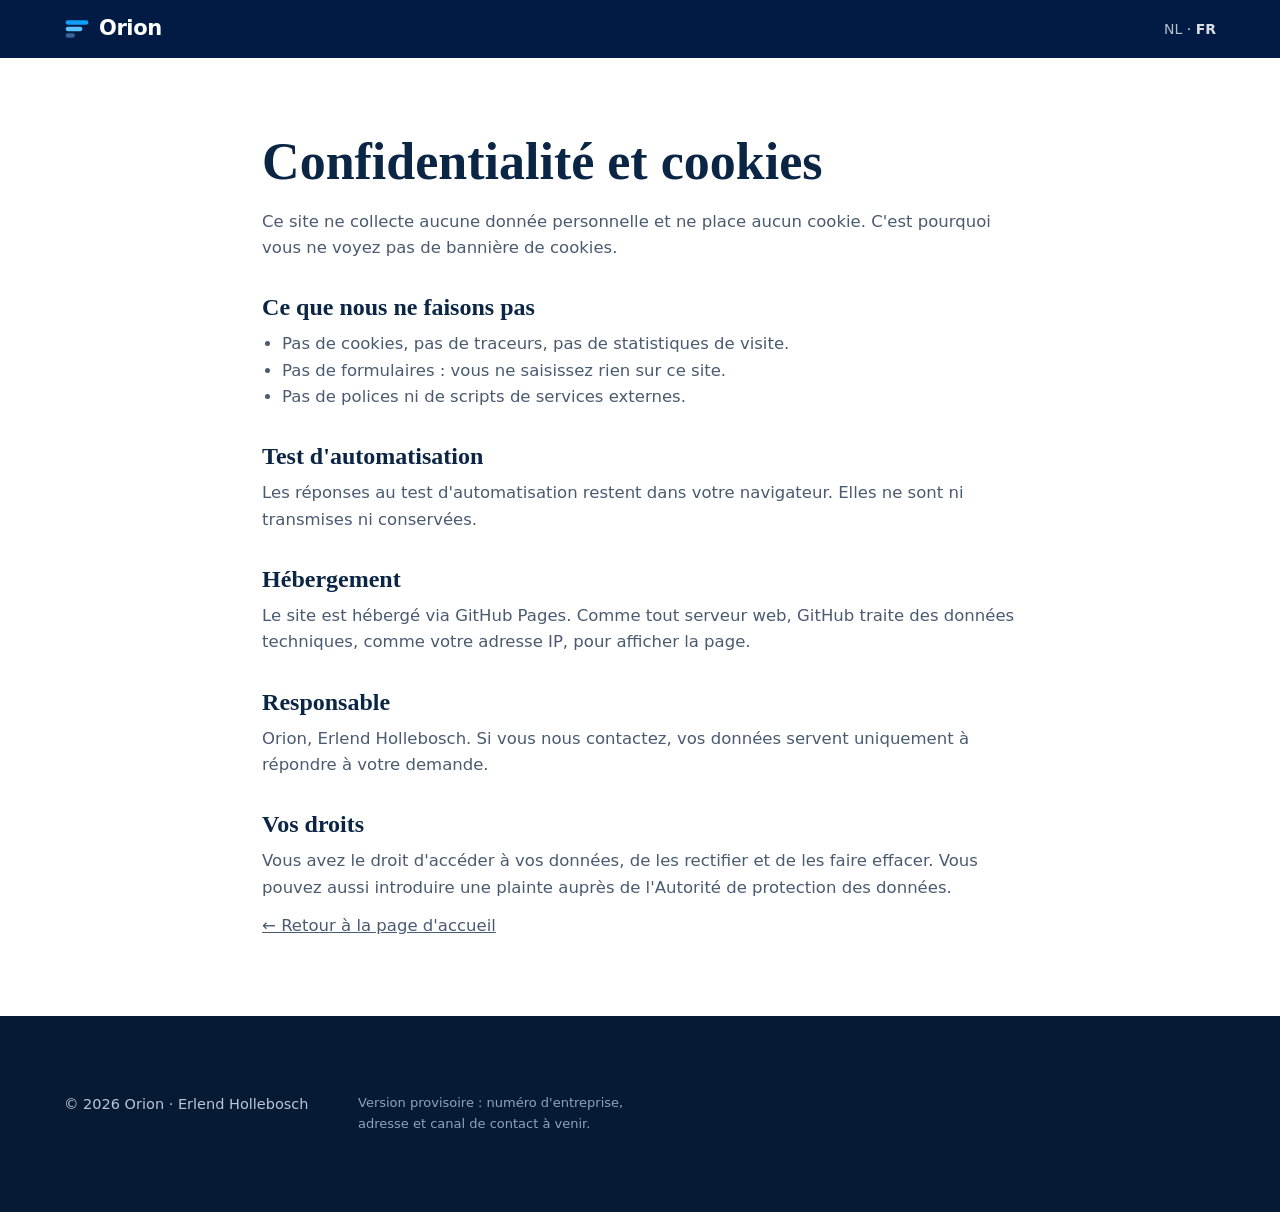
<file: fr/confidentialite.html>
<!DOCTYPE html>
<html lang="fr-BE">
<head>
<meta charset="utf-8">
<meta name="viewport" content="width=device-width, initial-scale=1">
<title>Confidentialité et cookies | Orion</title>
<link rel="stylesheet" href="../assets/site.css">
</head>
<body>
<header>
 <div class="nav">
  <a class="brand" href="./" aria-label="Orion"><svg width="26" height="26" viewBox="0 0 48 48" aria-hidden="true"><rect x="3" y="8" width="42" height="8" rx="4" fill="#0E9FFC"/><rect x="3" y="20" width="31" height="8" rx="4" fill="#5CC2FF"/><rect x="3" y="32" width="17" height="8" rx="4" fill="#3A6098"/></svg><span>Orion</span></a>
  <span class="lang"><a href="../privacy.html" lang="nl">NL</a> · <b>FR</b></span>
 </div>
</header>
<main class="band"><div class="wrap prose">
<h1>Confidentialité et cookies</h1>
<p>Ce site ne collecte aucune donnée personnelle et ne place aucun cookie. C'est pourquoi vous ne voyez pas de bannière de cookies.</p>
<h2>Ce que nous ne faisons pas</h2>
<ul>
<li>Pas de cookies, pas de traceurs, pas de statistiques de visite.</li>
<li>Pas de formulaires : vous ne saisissez rien sur ce site.</li>
<li>Pas de polices ni de scripts de services externes.</li>
</ul>
<h2>Test d'automatisation</h2>
<p>Les réponses au test d'automatisation restent dans votre navigateur. Elles ne sont ni transmises ni conservées.</p>
<h2>Hébergement</h2>
<p>Le site est hébergé via GitHub Pages. Comme tout serveur web, GitHub traite des données techniques, comme votre adresse IP, pour afficher la page.</p>
<h2>Responsable</h2>
<p>Orion, Erlend Hollebosch. Si vous nous contactez, vos données servent uniquement à répondre à votre demande.</p>
<h2>Vos droits</h2>
<p>Vous avez le droit d'accéder à vos données, de les rectifier et de les faire effacer. Vous pouvez aussi introduire une plainte auprès de l'Autorité de protection des données.</p>
<p><a href="./">← Retour à la page d'accueil</a></p>
</div></main>
<footer class="band">
 <div class="wrap legal" style="border:0;margin:0;padding:0">
  <span>© 2026 Orion · Erlend Hollebosch</span>
  <span class="draft">Version provisoire : numéro d'entreprise, adresse et canal de contact à venir.</span>
 </div>
</footer>
</body>
</html>
</file>
<file: assets/site.css>
/* VOICE: kalm, zakelijk, direct; een vakman die het werk van een kmo begrijpt
   IDEA: een werkvloer waar losse papieren en mails samenkomen op één rustige lijn
   PICTURE: getekende stroom: mail, pdf en Excel lopen via Grow Faster naar het ERP
   COLOUR and TYPE: Grow Faster-navy dominant, wit, één heldere blauwe accent; Source Serif titels, Inter tekst
   LAYOUT: navy hero met tekening, daarna witte banden, navy afsluiter en footer */
:root{color-scheme:light dark;
 --navy:#011B44;--bg:light-dark(#ffffff,#0a1628);--soft:light-dark(#f3f5f8,#0f1f36);
 --ink:light-dark(#0B2545,#e9eef5);--muted:light-dark(#4a5a70,#a9b6c7);--line:light-dark(#dde3ea,#1f3354);
 --acc:#3D7DD8;--acc-ink:light-dark(#1f5fb8,#8db8f0)}
:root[data-theme=light]{color-scheme:light}:root[data-theme=dark]{color-scheme:dark}
*{box-sizing:border-box;min-width:0}
html{scroll-behavior:smooth;scroll-padding-top:72px}
@media(prefers-reduced-motion:reduce){html{scroll-behavior:auto}*{animation:none!important;transition:none!important}}
body{margin:0;background:var(--bg);color:var(--ink);font:16.5px/1.6 system-ui,-apple-system,"Segoe UI",Roboto,"Helvetica Neue",Arial,sans-serif;overflow-x:clip}
a{color:inherit}
h1,h2,h3{font-family:Georgia,"Times New Roman",serif;font-weight:600;line-height:1.08;text-wrap:balance;margin:0}
h1{font-size:clamp(34px,5vw,52px)}h2{font-size:clamp(28px,3.4vw,38px)}h3{font-size:20px;line-height:1.25}
p{margin:0}
.wrap{max-width:1240px;margin:0 auto}
.band{padding:clamp(40px,6vw,88px) max(5vw,16px)}
.lead{font-size:18px;color:var(--muted);max-width:62ch;margin-top:14px}
.btn{display:inline-flex;align-items:center;min-height:46px;padding:0 22px;border-radius:8px;font-weight:600;text-decoration:none;font-size:16px}
.btn.pri{background:var(--acc);color:#fff}.btn.pri:hover{background:#2f6cc4}
.btn.sec{border:1.5px solid currentColor}
a:focus-visible,button:focus-visible,input:focus-visible+span{outline:3px solid var(--acc);outline-offset:3px}

/* navigatie */
header{position:sticky;top:0;z-index:5;background:var(--navy);color:#fff}
.nav{display:flex;align-items:center;gap:20px;flex-wrap:wrap;padding:12px max(5vw,16px);max-width:1340px;margin:0 auto}
.brand{font-weight:600;font-size:18px;text-decoration:none;margin-right:auto;letter-spacing:.2px}
.nav nav{display:flex;gap:18px;flex-wrap:wrap;font-size:15px}
.nav nav a{text-decoration:none;opacity:.85}.nav nav a:hover{opacity:1}
.lang{font-size:14px;opacity:.85}.lang b{opacity:1}
.nav .btn{min-height:40px;padding:0 16px;font-size:15px}

/* hero */
.hero{background:var(--navy);color:#fff}
.hero .wrap{display:grid;grid-template-columns:minmax(0,1fr) minmax(0,1.1fr);gap:clamp(24px,4vw,56px);align-items:center}
.hero .lead{color:#c9d4e3}
.hero .ctas{display:flex;gap:12px;flex-wrap:wrap;margin-top:28px}
.hero svg{width:100%;height:auto;display:block}

/* ervaring */
.exp{background:var(--soft)}
.exp .wrap{display:grid;grid-template-columns:minmax(0,1fr) minmax(0,1.4fr);gap:32px;align-items:center}
.names{display:flex;flex-wrap:wrap;gap:10px 28px;font-family:Georgia,"Times New Roman",serif;font-size:21px;color:var(--muted)}

/* kaarten */
.grid3{display:grid;grid-template-columns:repeat(3,minmax(0,1fr));gap:20px;margin-top:36px}
.card{border:1px solid var(--line);border-radius:12px;padding:24px;display:flex;flex-direction:column;gap:10px;background:var(--bg)}
.card p{color:var(--muted)}
.card .tag{font-size:14px;color:var(--acc-ink);font-weight:600}
.card .more{margin-top:auto;padding-top:8px;font-weight:600;color:var(--acc-ink);text-decoration:none}
.sym .card{background:var(--soft);border:0}
.sym .num{font-family:Georgia,"Times New Roman",serif;font-size:34px;color:var(--acc-ink);line-height:1}

/* orion */
.orion{background:var(--soft)}
.orion .wrap{display:grid;grid-template-columns:minmax(0,1fr) minmax(0,1fr);gap:clamp(24px,4vw,56px);align-items:center}
.pill{display:inline-block;font-size:14px;font-weight:600;padding:5px 12px;border-radius:99px;background:light-dark(#e3ecf9,#17345e);color:var(--acc-ink);margin-bottom:14px}
.feat{list-style:none;padding:0;margin:20px 0 0;display:grid;gap:12px}
.feat li{display:grid;grid-template-columns:22px minmax(0,1fr);gap:10px}
.feat li::before{content:"";width:10px;height:10px;border-radius:3px;background:var(--acc);margin-top:8px}
.mock{border-radius:12px;background:var(--bg);border:1px solid var(--line);overflow:hidden}
.mock .bar{background:var(--navy);color:#fff;font-size:14px;padding:10px 16px;font-weight:600}
.mock table{width:100%;border-collapse:collapse;font-size:14.5px}
.mock td{padding:11px 16px;border-top:1px solid var(--line);vertical-align:top}
.mock td:last-child{white-space:nowrap;text-align:right;color:var(--muted)}
.ok{color:light-dark(#1d7a46,#6fd39b)!important}.chk{color:light-dark(#a35a00,#f0b45c)!important}
.mock .note{font-size:13px;color:var(--muted);padding:10px 16px;border-top:1px solid var(--line)}

/* werkwijze */
.steps{display:grid;grid-template-columns:repeat(4,minmax(0,1fr));gap:0;margin-top:40px;counter-reset:s}
.step{padding:0 20px 0 0;border-top:3px solid var(--line);padding-top:18px;position:relative}
.step:first-child{border-color:var(--acc)}
.step h3{margin-bottom:8px}.step p{color:var(--muted)}
.step .k{font-size:14px;font-weight:600;color:var(--acc-ink);margin-bottom:6px}

/* check */
.check .wrap{display:grid;grid-template-columns:minmax(0,1.3fr) minmax(0,1fr);gap:clamp(24px,4vw,56px);align-items:start}
.qs{list-style:none;padding:0;margin:24px 0 0;display:grid;gap:8px}
.qs label{display:grid;grid-template-columns:28px minmax(0,1fr);gap:12px;align-items:start;padding:12px 14px;border:1px solid var(--line);border-radius:10px;cursor:pointer;min-height:44px}
.qs input{position:absolute;opacity:0}
.qs .box{width:22px;height:22px;border-radius:6px;border:1.5px solid var(--muted);display:grid;place-items:center;margin-top:1px}
.qs input:checked+.box{background:var(--acc);border-color:var(--acc)}
.qs input:checked+.box::after{content:"";width:10px;height:6px;border:solid #fff;border-width:0 0 2.5px 2.5px;transform:rotate(-45deg) translate(1px,-1px)}
.qs label:has(input:checked){border-color:var(--acc);background:light-dark(#f2f7fe,#10284a)}
.res{position:sticky;top:90px;background:var(--navy);color:#fff;border-radius:14px;padding:28px}
.res .score{font-family:Georgia,"Times New Roman",serif;font-size:clamp(48px,6vw,64px);line-height:1}
.res .meter{height:10px;border-radius:99px;background:#1d3a63;margin:18px 0}
.res .meter i{display:block;height:100%;width:0;border-radius:99px;background:var(--acc);transition:width .35s}
.res h3{margin-bottom:8px}.res p{color:#c9d4e3}
.res .btn{margin-top:20px}
.reset{background:none;border:0;color:var(--acc-ink);font:inherit;font-weight:600;cursor:pointer;margin-top:12px;padding:8px 0;min-height:44px}

/* afsluiter en footer */
.talk{background:var(--navy);color:#fff;text-align:left}
.talk .wrap{display:flex;gap:24px;align-items:end;justify-content:space-between;flex-wrap:wrap}
.talk .lead{color:#c9d4e3}
footer{background:#071a33;color:#b9c6d8;font-size:14.5px}
footer .wrap{display:grid;grid-template-columns:repeat(4,minmax(0,1fr));gap:24px}
footer h4{color:#fff;font-size:15px;margin:0 0 10px}
footer ul{list-style:none;margin:0;padding:0;display:grid;gap:6px}
footer a{text-decoration:none}footer a:hover{color:#fff}
.legal{border-top:1px solid #1b3355;margin-top:32px;padding-top:18px;display:flex;flex-wrap:wrap;gap:8px 24px;justify-content:space-between}
.draft{font-size:13px;color:#8fa3bd}

@media(max-width:900px){
 .hero .wrap,.exp .wrap,.orion .wrap,.check .wrap{grid-template-columns:minmax(0,1fr)}
 .grid3{grid-template-columns:minmax(0,1fr)}
 .steps{grid-template-columns:repeat(2,minmax(0,1fr));gap:28px 0}
 footer .wrap{grid-template-columns:repeat(2,minmax(0,1fr))}
 .res{position:static}
 .nav nav{order:3;width:100%;gap:14px}
}
@media(max-width:600px){.steps{grid-template-columns:minmax(0,1fr)}.nav .btn{display:none}footer .wrap{grid-template-columns:minmax(0,1fr)}}

/* tekstpagina's */
.prose{max-width:72ch}
.prose h1{margin-bottom:18px}
.prose h2{font-size:24px;margin:34px 0 10px}
.prose p,.prose li{color:var(--muted)}
.prose p+p{margin-top:12px}
.prose ul{padding-left:20px;margin:10px 0}
.lang a{text-decoration:none;opacity:.85}.lang a:hover{opacity:1}
.brand{display:flex;align-items:center;gap:9px}.brand svg{display:block}.brand span{font-size:21px;font-weight:700;letter-spacing:-.02em}
.orion-mark{display:flex;align-items:center;gap:9px;margin-bottom:16px}.orion-mark svg{display:block}.orion-mark span{font-size:21px;font-weight:700;letter-spacing:-.02em;color:var(--ink)}
</file>
